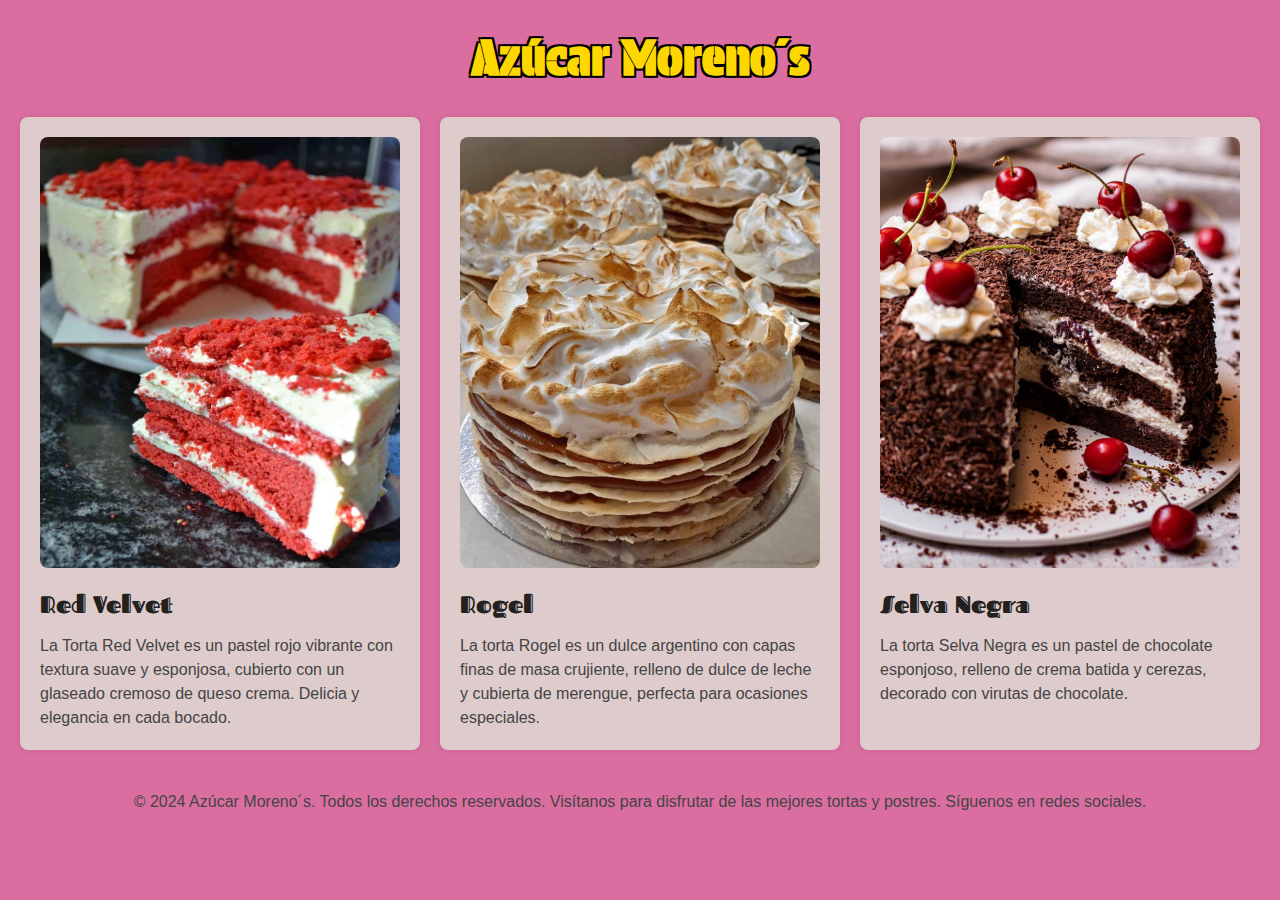
<file: index.html>
<!DOCTYPE html>
<html lang="es">
<head>
    <meta charset="UTF-8">
    <meta name="viewport" content="width=device-width, initial-scale=1.0">
    <title>Azúcar Moreno´s</title>
    <link href="https://fonts.googleapis.com/css2?family=Alfa+Slab+One&family=Fascinate+Inline&family=Protest+Guerrilla&family=Tangerine:wght@400;700&display=swap" rel="stylesheet">
    <link rel="stylesheet" href="styles.css">
</head>
<body>
    <header>
        <h1>Azúcar Moreno´s</h1>
    </header>
    
    <section class="articulos">
        <article>
            <a href="img1.html">
                <img src="images/imagen1.jpeg" alt="Imagen 1">
            </a>
            <h2>Red Velvet</h2>
            <p>La Torta Red Velvet es un pastel rojo vibrante con textura suave y esponjosa, cubierto con un glaseado cremoso de queso crema. Delicia y elegancia en cada bocado.</p>
        </article>

        <article>
            <a href="img2.html">
                <img src="images/imagen2.jpeg" alt="Imagenn 2">
            </a>
            <h2>Rogel</h2>
            <p>La torta Rogel es un dulce argentino con capas finas de masa crujiente, relleno de dulce de leche y cubierta de merengue, perfecta para ocasiones especiales.</p>
        </article>

        <article>
            <a href="img3.html">
                <img src="images/imagen3.jpeg" alt="Imagen 3">
            </a>
            <h2>Selva Negra</h2>
            <p>La torta Selva Negra es un pastel de chocolate esponjoso, relleno de crema batida y cerezas, decorado con virutas de chocolate.</p>
        </article>
    </section>

    <footer>
        <p>&copy; 2024 Azúcar Moreno´s. Todos los derechos reservados. Visítanos para disfrutar de las mejores tortas y postres. Síguenos en redes sociales.</p>
      </footer>
      
</body>
</html>
</file>
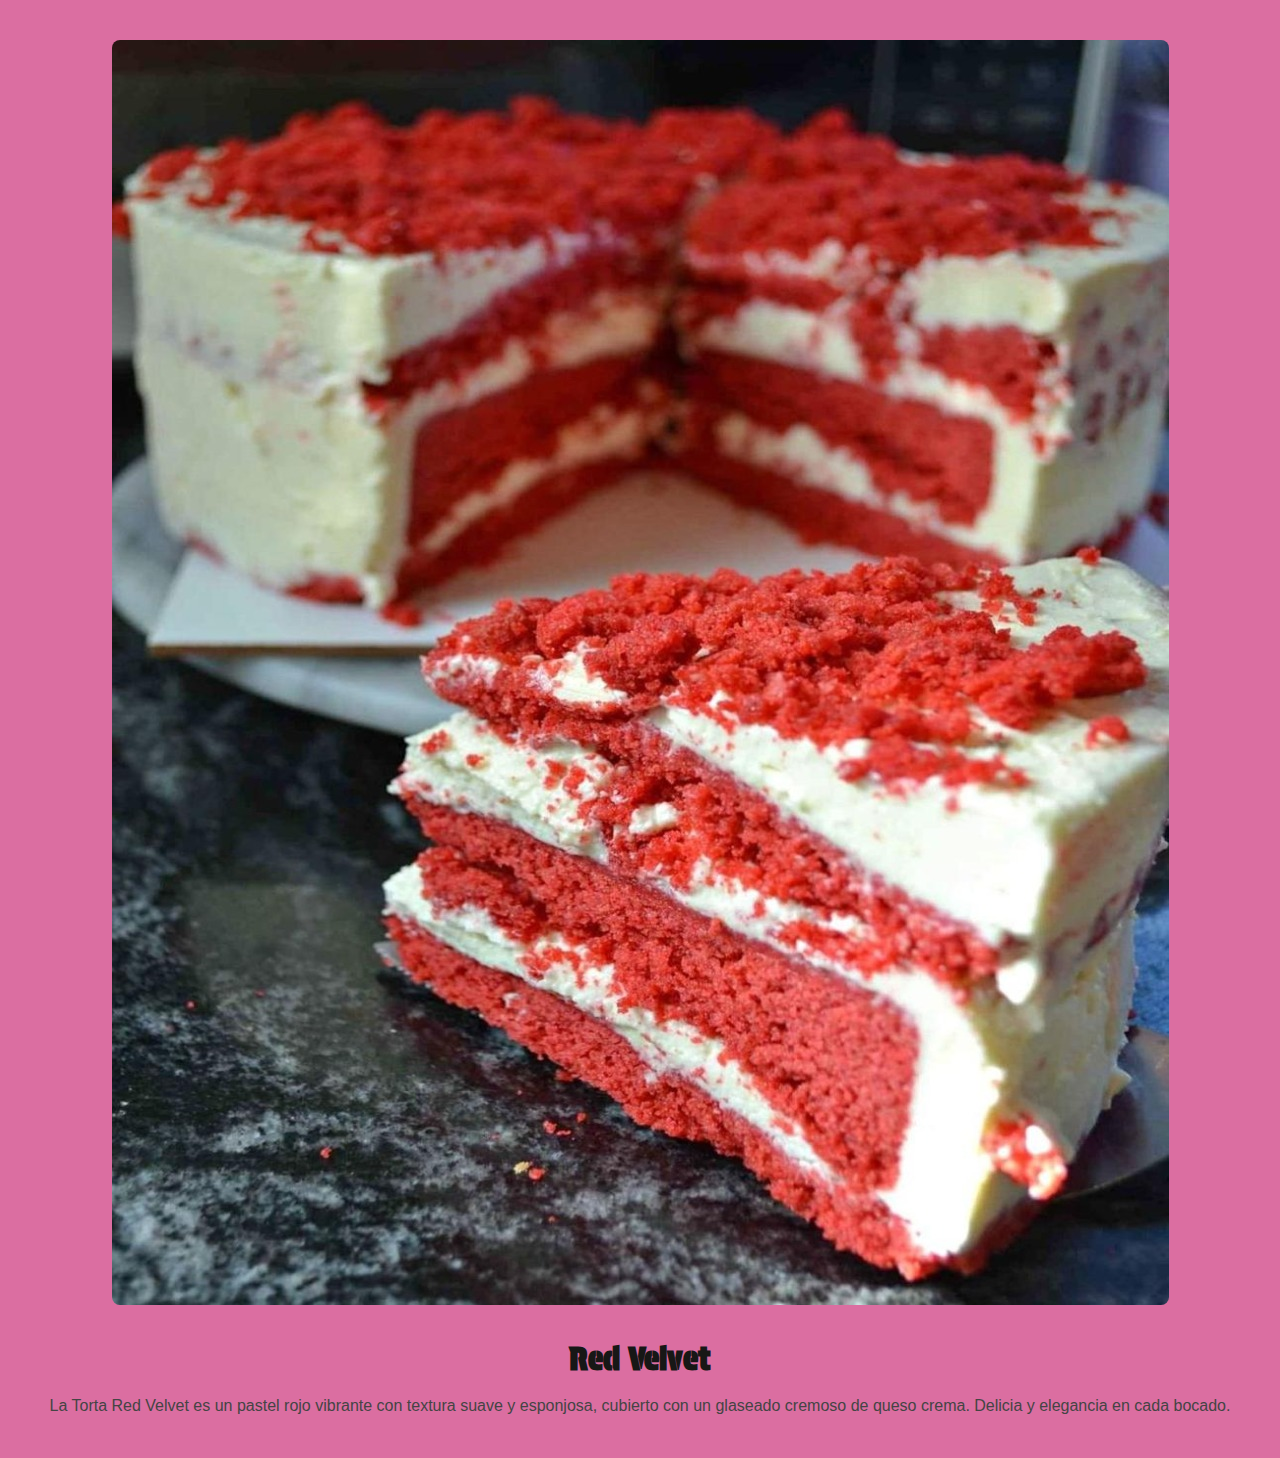
<file: img1.html>
<!DOCTYPE html>
<html lang="es">
<head>
    <meta charset="UTF-8">
    <meta name="viewport" content="width=device-width, initial-scale=1.0">
    <title>Red Velvet</title>
    <link href="https://fonts.googleapis.com/css2?family=Alfa+Slab+One&family=Fascinate+Inline&family=Protest+Guerrilla&family=Tangerine:wght@400;700&display=swap" rel="stylesheet">
    <link rel="stylesheet" href="styles.css">
</head>
<body>
    <div class="imagen-completa">
        <img src="images/imagen1.jpeg" alt="Imagen 1">
        <h2>Red Velvet</h2>
        <p>La Torta Red Velvet es un pastel rojo vibrante con textura suave y esponjosa, cubierto con un glaseado cremoso de queso crema. Delicia y elegancia en cada bocado.</p>
    </div>
</body>
</html>
</file>
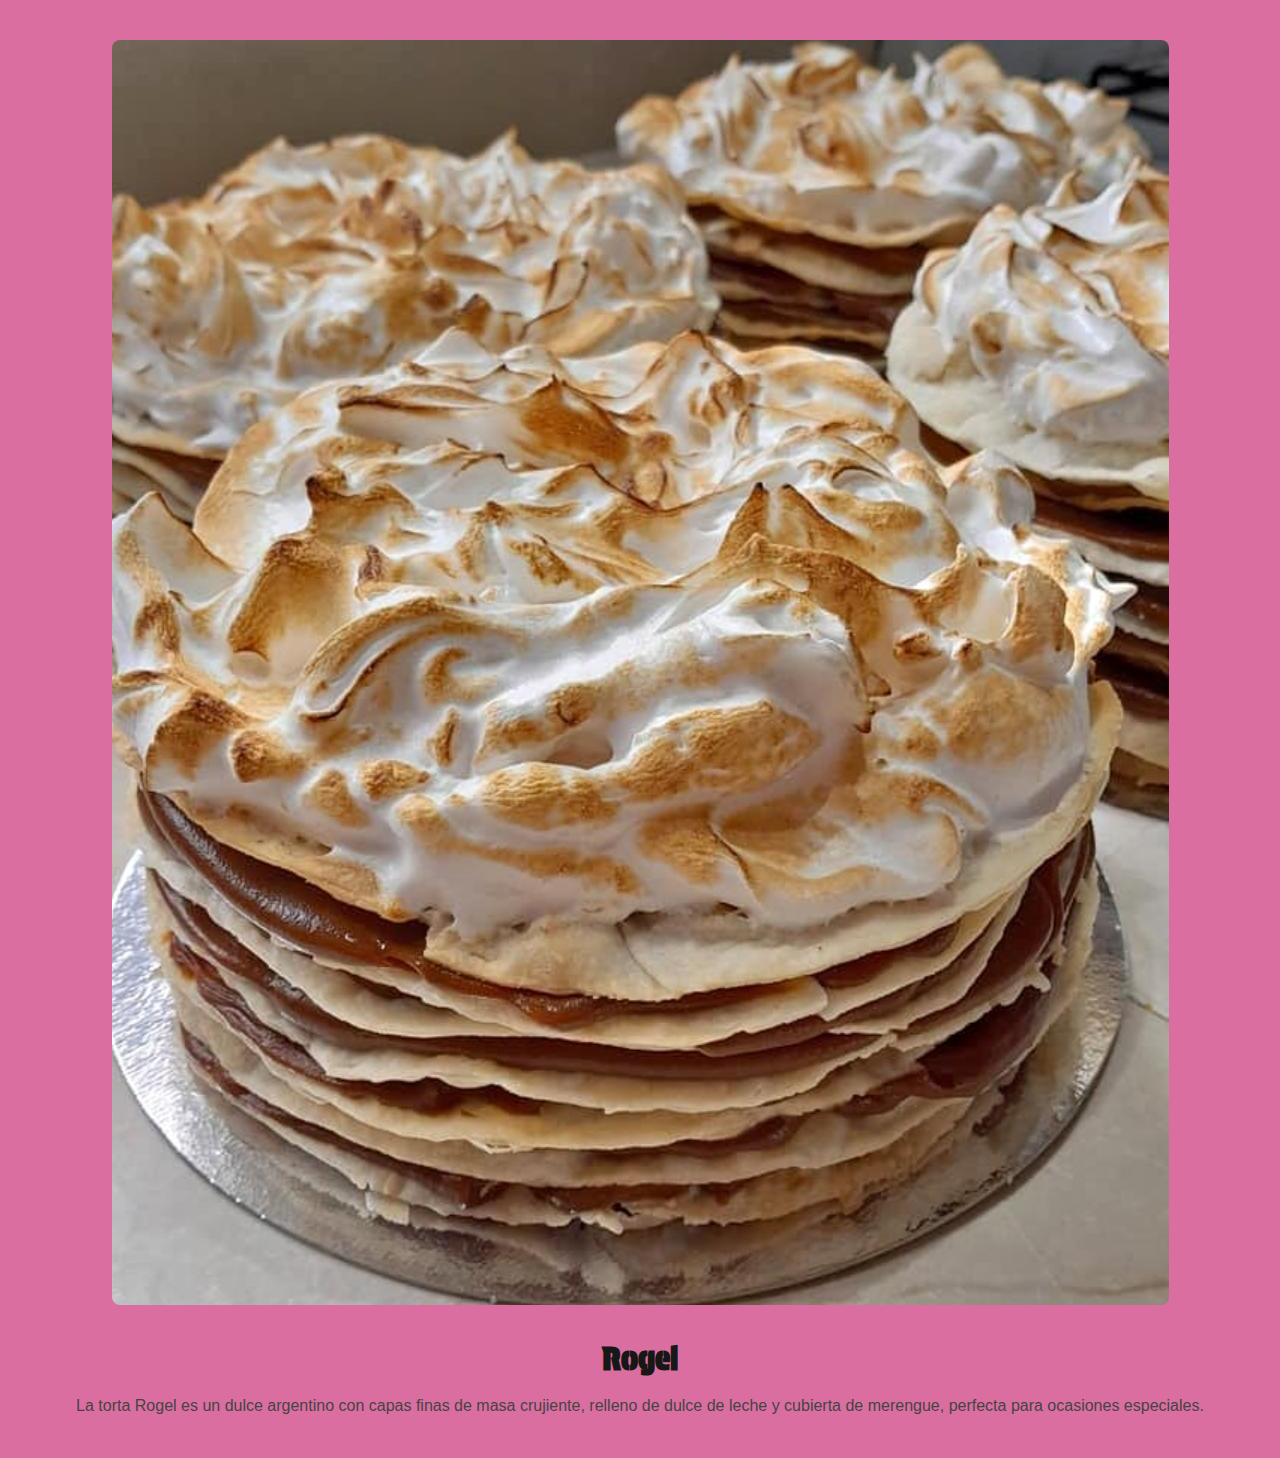
<file: img2.html>
<!DOCTYPE html>
<html lang="es">
<head>
    <meta charset="UTF-8">
    <meta name="viewport" content="width=device-width, initial-scale=1.0">
    <title>Rogel</title>
    <link href="https://fonts.googleapis.com/css2?family=Alfa+Slab+One&family=Fascinate+Inline&family=Protest+Guerrilla&family=Tangerine:wght@400;700&display=swap" rel="stylesheet">
    <link rel="stylesheet" href="styles.css">
</head>
<body>
    <div class="imagen-completa">
        <img src="images/imagen2.jpeg" alt="Imagen 1">
        <h2>Rogel</h2>
        <p>La torta Rogel es un dulce argentino con capas finas de masa crujiente, relleno de dulce de leche y cubierta de merengue, perfecta para ocasiones especiales.</p>
    </div>
</body>
</html>
</file>
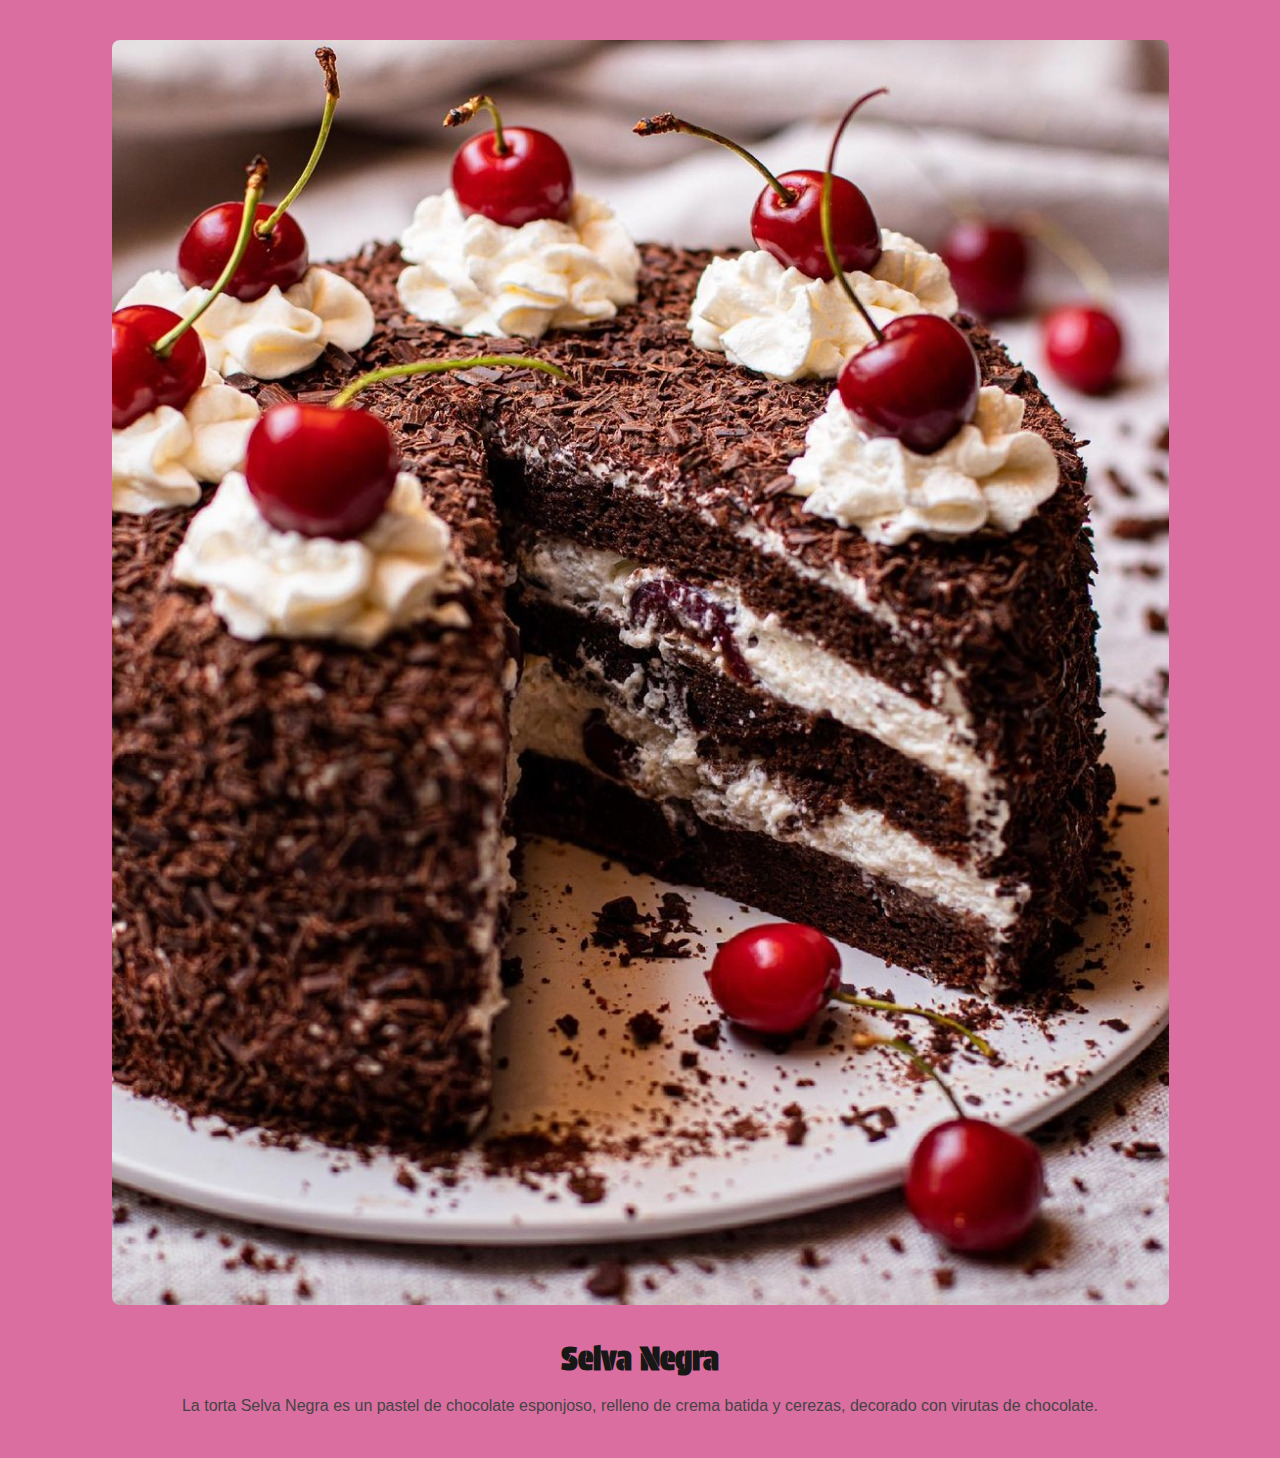
<file: img3.html>
<!DOCTYPE html>
<html lang="es">
<head>
    <meta charset="UTF-8">
    <meta name="viewport" content="width=device-width, initial-scale=1.0">
    <title>Selva Negra</title>
    <link href="https://fonts.googleapis.com/css2?family=Alfa+Slab+One&family=Fascinate+Inline&family=Protest+Guerrilla&family=Tangerine:wght@400;700&display=swap" rel="stylesheet">
    <link rel="stylesheet" href="styles.css">
</head>
<body>
    <div class="imagen-completa">
        <img src="images/imagen3.jpeg" alt="Imagen 1">
        <h2>Selva Negra</h2>
        <p>La torta Selva Negra es un pastel de chocolate esponjoso, relleno de crema batida y cerezas, decorado con virutas de chocolate.</p>
    </div>
</body>
</html>
</file>
<file: styles.css>
* {
    margin: 0;
    padding: 0;
    box-sizing: border-box;
}

body {
    font-family: Arial, sans-serif;
    line-height: 1.6;
    padding: 20px;
    background-color: #db6ea1;
}

header {
    text-align: center;
    margin-bottom: 20px;
}

h1 {
    font-size: 48px; 
    color: #ffd700;
    text-align: center;
    text-shadow: 
        -2px -2px 0 #000,  
         2px -2px 0 #000,  
        -2px  2px 0 #000,  
         2px  2px 0 #000;
    font-family: "Protest Guerrilla", sans-serif;
}

section.articulos {
    display: flex;
    flex-wrap: wrap;
    gap: 20px;
    justify-content: space-between;
}

article {
    flex: 1 1 calc(33.333% - 20px);
    background-color: #decccc;
    padding: 20px;
    border-radius: 8px;
    box-shadow: 0 0 10px rgba(0,0,0,0.1);
    transition: transform 0.3s ease-in-out, box-shadow 0.3s ease-in-out;
}

article:hover {
    transform: scale(1.05);
    box-shadow: 0 0 15px rgba(0,0,0,0.2);
}

h2 {
    font-size: 24px; 
    color: #232020;
    margin-bottom: 10px;
    font-family: "Fascinate Inline", system-ui;
}

p {
    font-size: 16px; 
    color: #444;
    line-height: 1.5;
    font-family: Verdana, Geneva, Tahoma, sans-serif;
}

img {
    max-width: 100%;
    height: auto;
    border-radius: 8px;
    margin-bottom: 10px;
}

footer {
    text-align: center;
    color: #4c04b8;
    margin-top: 40px;
    font-family: Verdana, Geneva, Tahoma, sans-serif;
}

@media (max-width: 600px) {
    article {
        flex: 1 1 100%;
    }
}

@media (min-width: 601px) and (max-width: 900px) {
    article {
        flex: 1 1 calc(50% - 20px);
    }
}

@media (min-width: 901px) {
    article {
        flex: 1 1 calc(33.333% - 20px);
    }
}

.imagen-completa {
    text-align: center;
    padding: 20px;
}

.imagen-completa img {
    max-width: 100%;
    height: auto;
    margin-bottom: 20px;
}

.imagen-completa h2 {
    font-size: 32px; 
    color: #171716;
    font-family: "Protest Guerrilla", sans-serif;
}

.imagen-completa p {
    font-size: 16px; 
    color: #444;
    line-height: 1.5;
    font-family: Verdana, Geneva, Tahoma, sans-serif;
}
</file>
